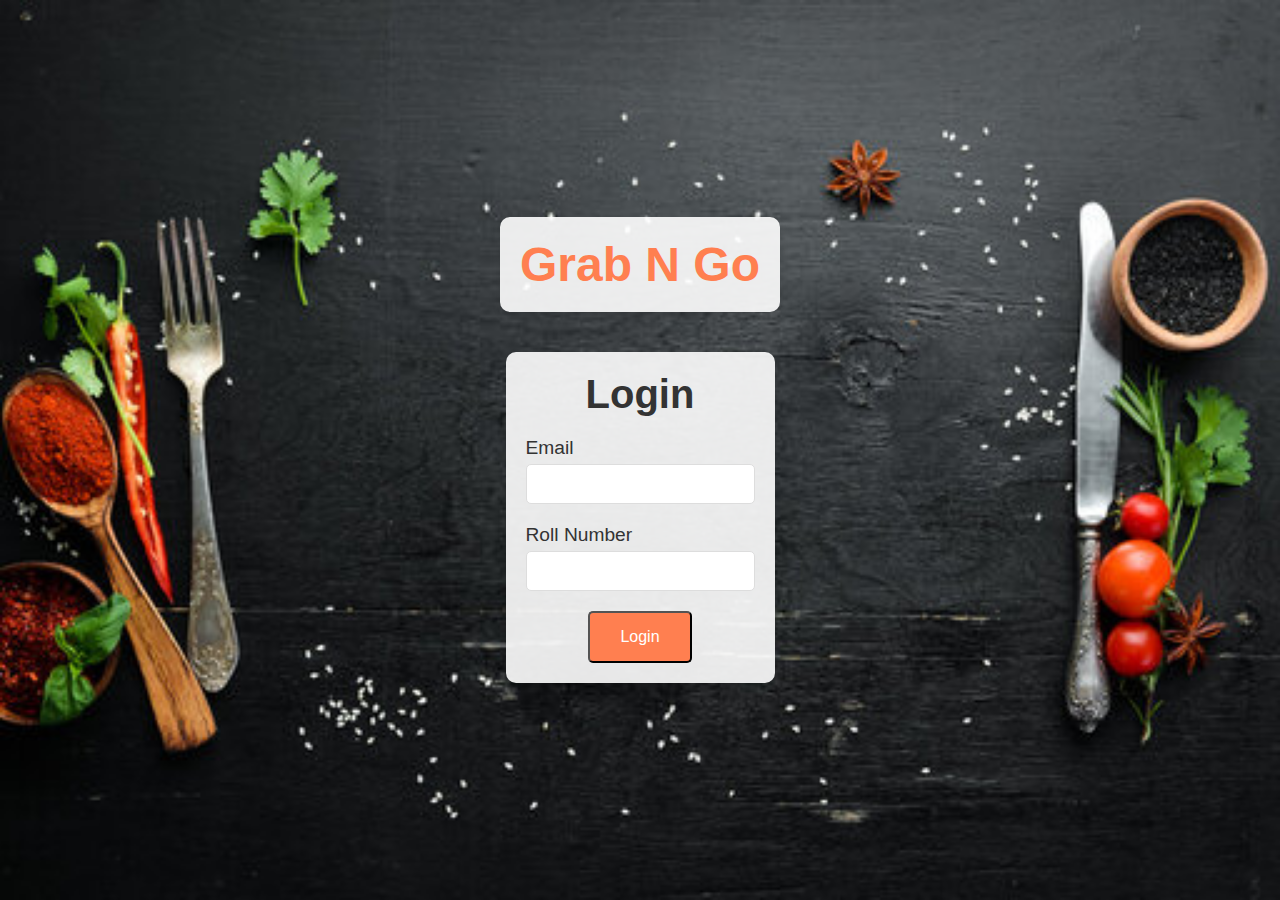
<file: index.html>
<!DOCTYPE html>
<html lang="en">
<head>
    <meta charset="UTF-8">
    <meta http-equiv="X-UA-Compatible" content="IE=edge">
    <meta name="viewport" content="width=device-width, initial-scale=1.0">
    <title>Login - Grab N Go</title>
    <link rel="stylesheet" href="style.css">
</head>
<body class="login-page">
    <div class="logo-container">
        <h1 class="logo-text">Grab N Go</h1>
    </div>
    <div class="login-container">
        <h2>Login</h2>
        <form id="loginForm">
            <div class="form-group">
                <label for="username">Email</label>
                <input type="email" id="username" name="username" required>
            </div>
            <div class="form-group">
                <label for="password">Roll Number</label>
                <input type="password" id="password" name="password" required>
            </div>
            <button type="submit" class="btn">Login</button>
        </form>
    </div>
    <script src="script.js"></script>
</body>
</html>
</file>
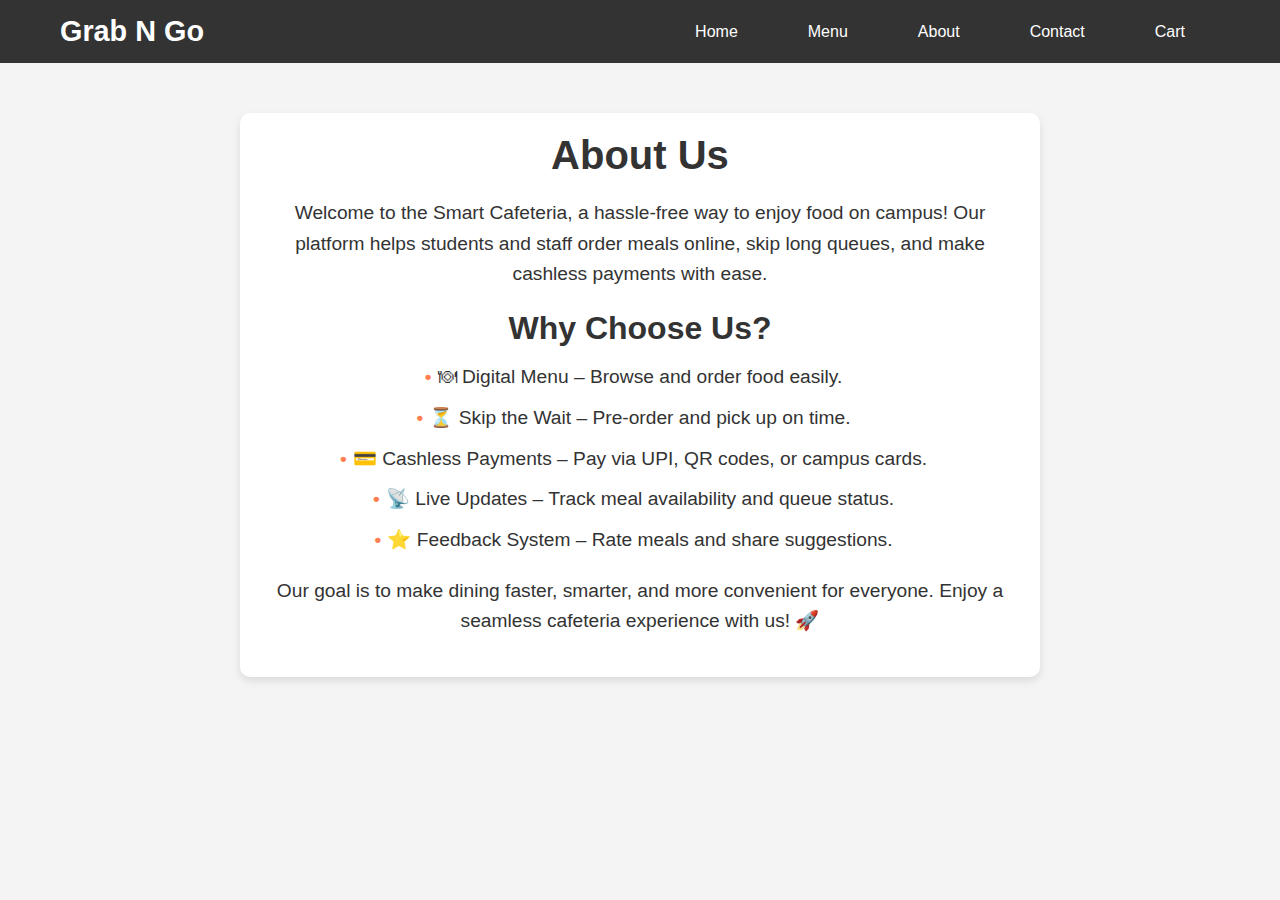
<file: aboutus.html>
<!DOCTYPE html>
<html lang="en">
<head>
    <meta charset="UTF-8">
    <meta http-equiv="X-UA-Compatible" content="IE=edge">
    <meta name="viewport" content="width=device-width, initial-scale=1.0">
    <title>About Us - Grab N Go</title>
    <link rel="stylesheet" href="style.css">
</head>
<body>
    <header>
        <nav>
            <div class="logo">
                <h4>Grab N Go</h4>
            </div>
            <ul class="nav-links">
                <li><a href="grabngo.html">Home</a></li>
                <li><a href="menu.html">Menu</a></li>
                <li><a href="aboutus.html">About</a></li>
                <li><a href="contact.html">Contact</a></li>
                <li><a href="cart.html">Cart</a></li>
            </ul>
        </nav>
    </header>
    <section class="about">
        <h1>About Us</h1>
        <p>Welcome to the Smart Cafeteria, a hassle-free way to enjoy food on campus! Our platform helps students and staff order meals online, skip long queues, and make cashless payments with ease.</p>
        <h2>Why Choose Us?</h2>
        <ul>
            <li>🍽 Digital Menu – Browse and order food easily.</li>
            <li>⏳ Skip the Wait – Pre-order and pick up on time.</li>
            <li>💳 Cashless Payments – Pay via UPI, QR codes, or campus cards.</li>
            <li>📡 Live Updates – Track meal availability and queue status.</li>
            <li>⭐ Feedback System – Rate meals and share suggestions.</li>
        </ul>
        <p>Our goal is to make dining faster, smarter, and more convenient for everyone. Enjoy a seamless cafeteria experience with us! 🚀</p>
    </section>
    <script src="script.js"></script>
</body>
</html>
</file>
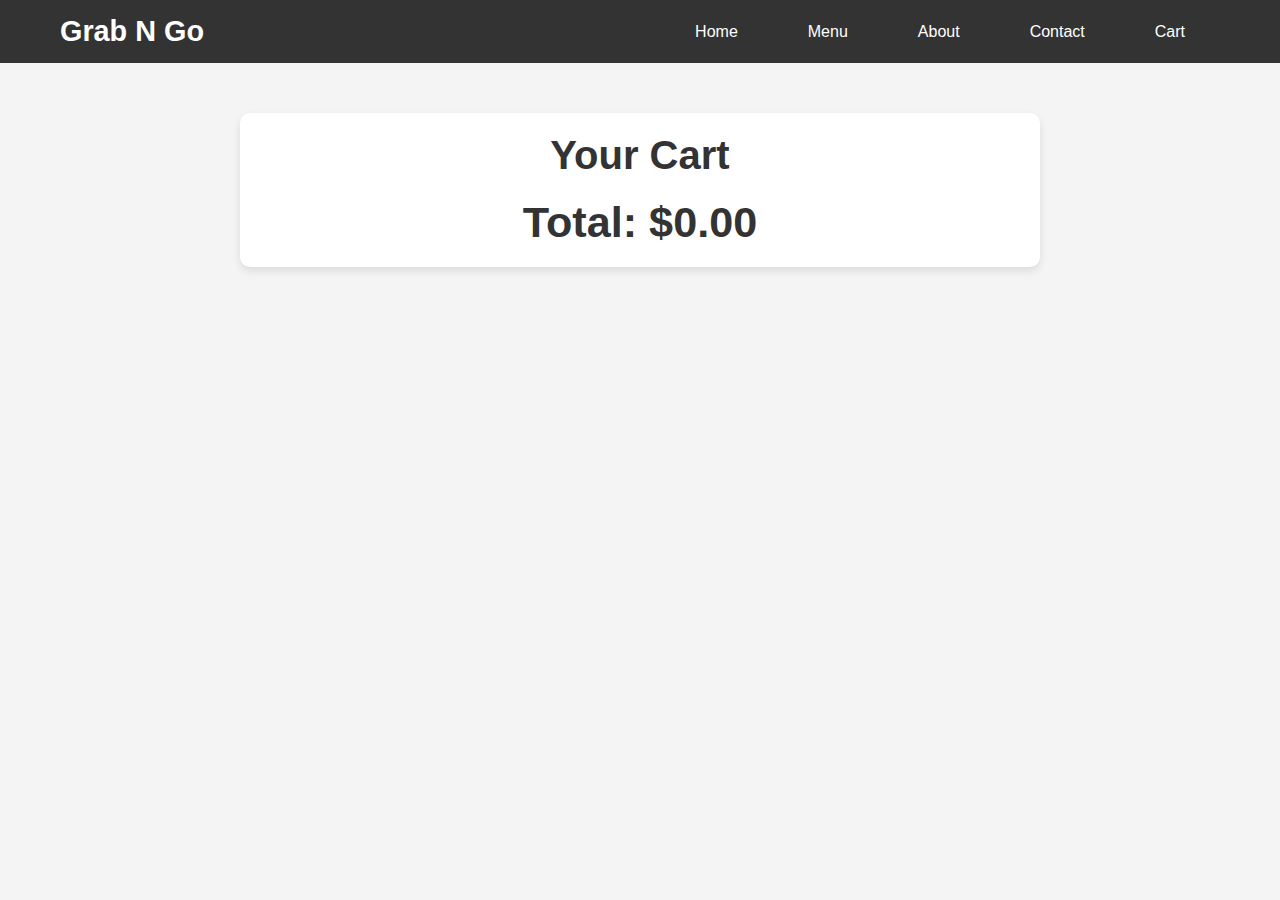
<file: cart.html>
<!DOCTYPE html>
<html lang="en">
<head>
    <meta charset="UTF-8">
    <meta http-equiv="X-UA-Compatible" content="IE=edge">
    <meta name="viewport" content="width=device-width, initial-scale=1.0">
    <title>Cart - Grab N Go</title>
    <link rel="stylesheet" href="style.css">
</head>
<body>
    <header>
        <nav>
            <div class="logo">
                <h4>Grab N Go</h4>
            </div>
            <ul class="nav-links">
                <li><a href="grabngo.html">Home</a></li>
                <li><a href="menu.html">Menu</a></li>
                <li><a href="#">About</a></li>
                <li><a href="#">Contact</a></li>
                <li><a href="cart.html">Cart</a></li>
            </ul>
        </nav>
    </header>
    <section class="cart" id="cartSection">
        <h1>Your Cart</h1>
        <div class="cart-items">
            <!-- Cart items will be added here dynamically -->
        </div>
        <div class="cart-total">
            <h2>Total: $<span id="cartTotal">0.00</span></h2>
        </div>
    </section>
    <script src="script.js"></script>
</body>
</html>
</file>
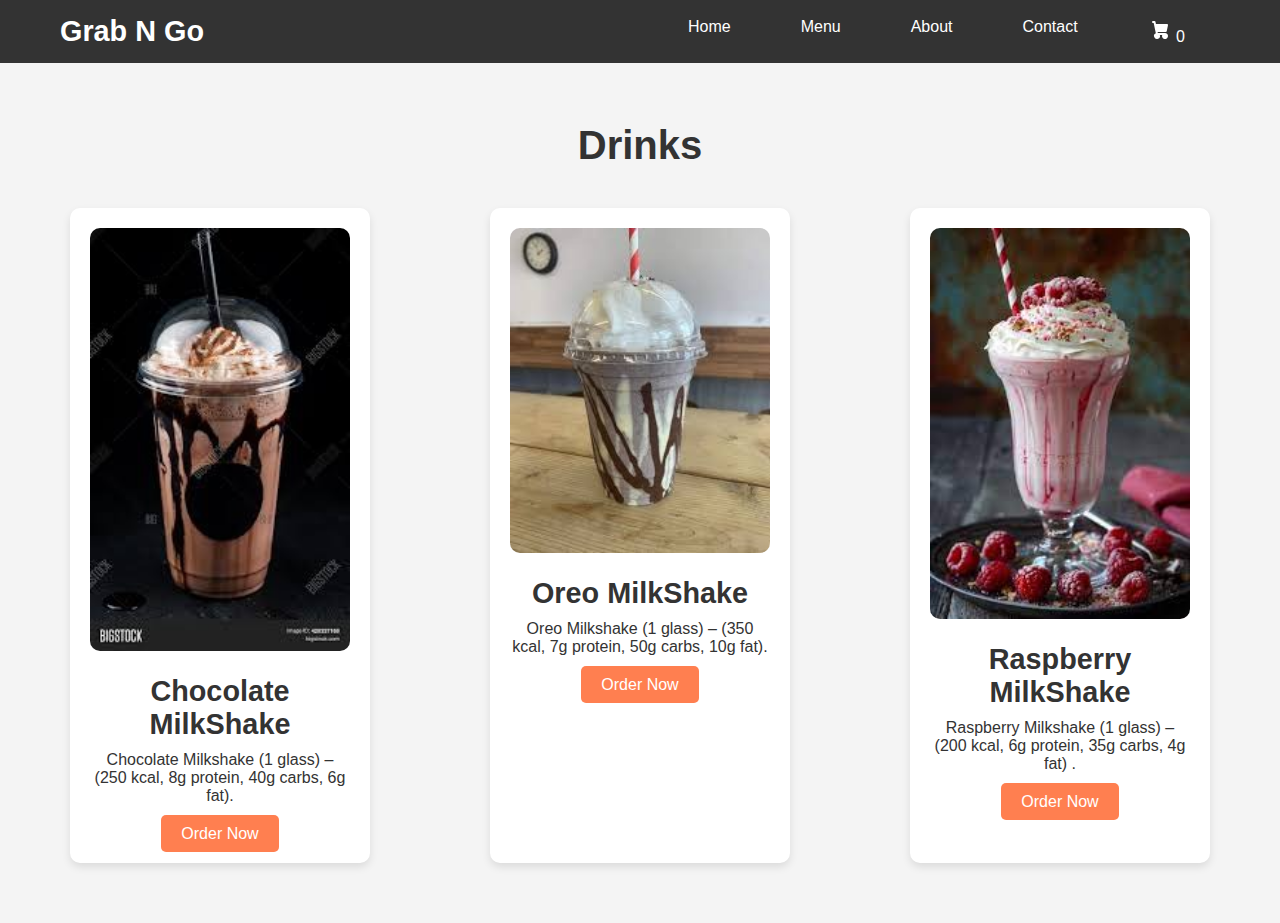
<file: drinks.html>
<!DOCTYPE html>
<html lang="en">
<head>
    <meta charset="UTF-8">
    <meta http-equiv="X-UA-Compatible" content="IE=edge">
    <meta name="viewport" content="width=device-width, initial-scale=1.0">
    <title>Drinks - Grab N Go</title>
    <link rel="stylesheet" href="style.css">
</head>
<body>
    <header>
        <nav>
            <div class="logo">
                <h4>Grab N Go</h4>
            </div>
            <ul class="nav-links">
                <li><a href="grabngo.html">Home</a></li>
                <li><a href="menu.html">Menu</a></li>
                <li><a href="#">About</a></li>
                <li><a href="#">Contact</a></li>
                <li>
                    <a href="cart.html">
                        <svg class="w-6 h-6 text-gray-800 dark:text-white" aria-hidden="true" xmlns="http://www.w3.org/2000/svg" width="24" height="24" fill="currentColor" viewBox="0 0 24 24">
                            <path fill-rule="evenodd" d="M4 4a1 1 0 0 1 1-1h1.5a1 1 0 0 1 .979.796L7.939 6H19a1 1 0 0 1 .979 1.204l-1.25 6a1 1 0 0 1-.979.796H9.605l.208 1H17a3 3 0 1 1-2.83 2h-2.34a3 3 0 1 1-4.009-1.76L5.686 5H5a1 1 0 0 1-1-1Z" clip-rule="evenodd"/>
                        </svg>
                        <span>0</span>
                    </a>
                </li>
            </ul>
        </nav>
    </header>
    <section class="menu" id="menuSection">
        <h1>Drinks</h1>
        <div class="menu-items">
            <div class="menu-item">
                <img src="images/chocolate.jpg" alt="">
                <h2>Chocolate MilkShake</h2>
                <p>Chocolate Milkshake (1 glass) – (250 kcal, 8g protein, 40g carbs, 6g fat).</p>
                <a href="snacks.html" class="btn">Order Now</a>
            </div>
            <div class="menu-item">
                <img src="images/oreo.jpg" alt="">
                <h2>Oreo MilkShake</h2>
                <p>Oreo Milkshake (1 glass) – (350 kcal, 7g protein, 50g carbs, 10g fat).</p>
                <a href="snacks.html" class="btn">Order Now</a>
            </div>
            <div class="menu-item">
                <img src="images/raspberry.jpg" alt="">
                <h2>Raspberry MilkShake</h2>
                <p>Raspberry Milkshake (1 glass) – (200 kcal, 6g protein, 35g carbs, 4g fat) .</p>
                
                <a href="snacks.html" class="btn">Order Now</a>
            </div>
        
        </div>
    </section>
    <script src="script.js"></script>
</body>
</html>
</file>
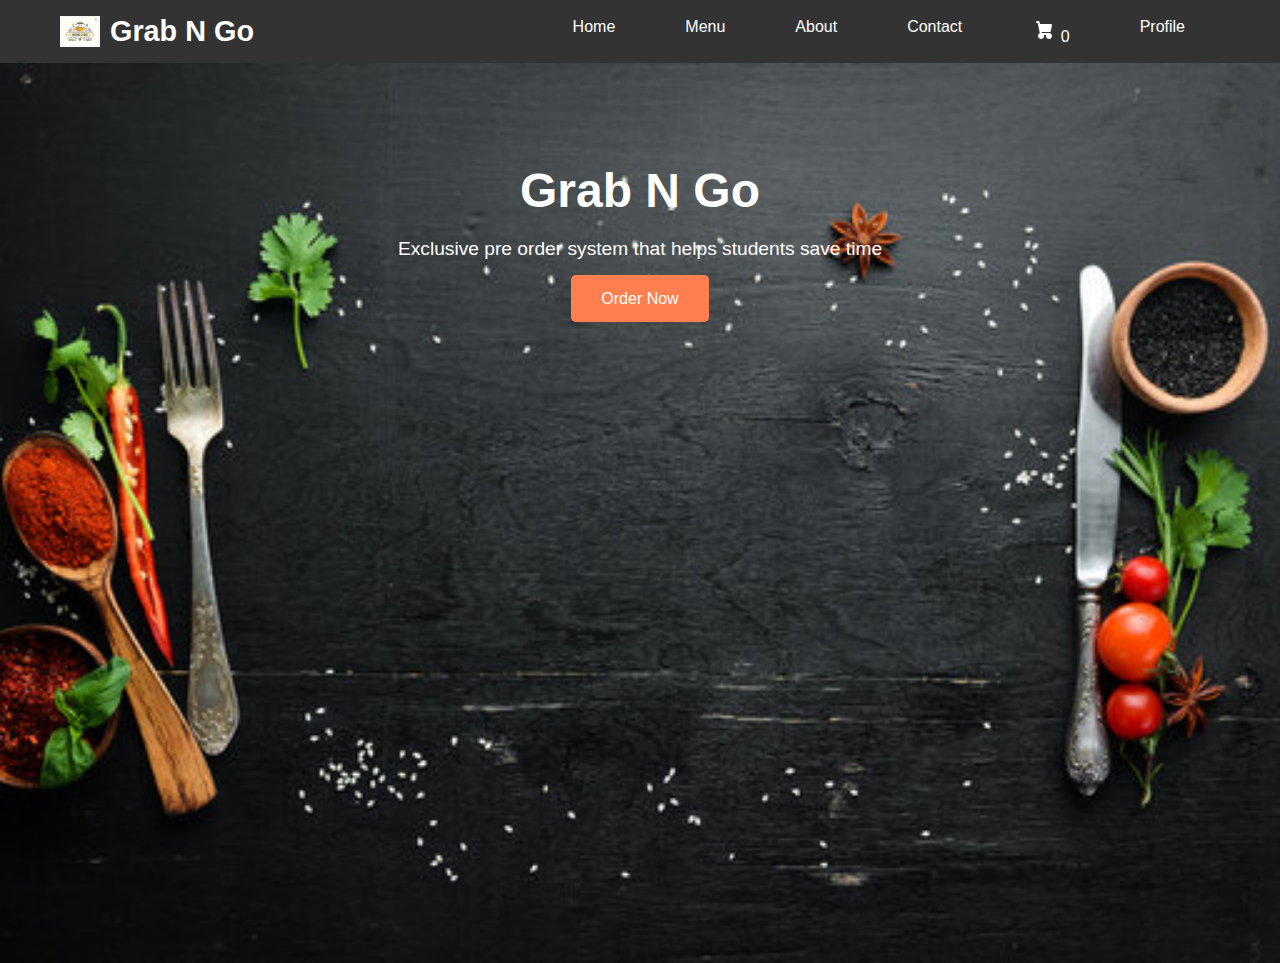
<file: grabngo.html>
<!DOCTYPE html>
<html lang="en">
<head>
    <meta charset="UTF-8">
    <meta http-equiv="X-UA-Compatible" content="IE=edge">
    <meta name="viewport" content="width=device-width, initial-scale=1.0">
    <title>Grab N Go</title>
    <link rel="stylesheet" href="style.css">
</head>
<body>
    <header>
        <nav>
            <div class="logo">
                <img src="images/logo.png" alt="Logo" class="logo-img">
                <h4>Grab N Go</h4>
            </div>
            <ul class="nav-links">
                <li><a href="#">Home</a></li>
                <li><a href="menu.html">Menu</a></li>
                <li><a href="aboutus.html">About</a></li>
                <li><a href="#">Contact</a></li>
                <li>
                    <a href="cart.html">
                        <svg class="w-6 h-6 text-gray-800 dark:text-white" aria-hidden="true" xmlns="http://www.w3.org/2000/svg" width="24" height="24" fill="currentColor" viewBox="0 0 24 24">
                            <path fill-rule="evenodd" d="M4 4a1 1 0 0 1 1-1h1.5a1 1 0 0 1 .979.796L7.939 6H19a1 1 0 0 1 .979 1.204l-1.25 6a1 1 0 0 1-.979.796H9.605l.208 1H17a3 3 0 1 1-2.83 2h-2.34a3 3 0 1 1-4.009-1.76L5.686 5H5a1 1 0 0 1-1-1Z" clip-rule="evenodd"/>
                        </svg>
                        <span>0</span>
                    </a>
                </li>
                  
                <li><a href="#">Profile</a></li>
            </ul>
        </nav>
    </header>
    <section class="home">
        <h1>Grab N Go</h1>
        <p>Exclusive pre order system that helps students save time</p>
        <a href="menu.html" class="btn" id="orderNowBtn">Order Now</a>
    </section>
    <script src="script.js"></script>
</body>
</html>
</file>
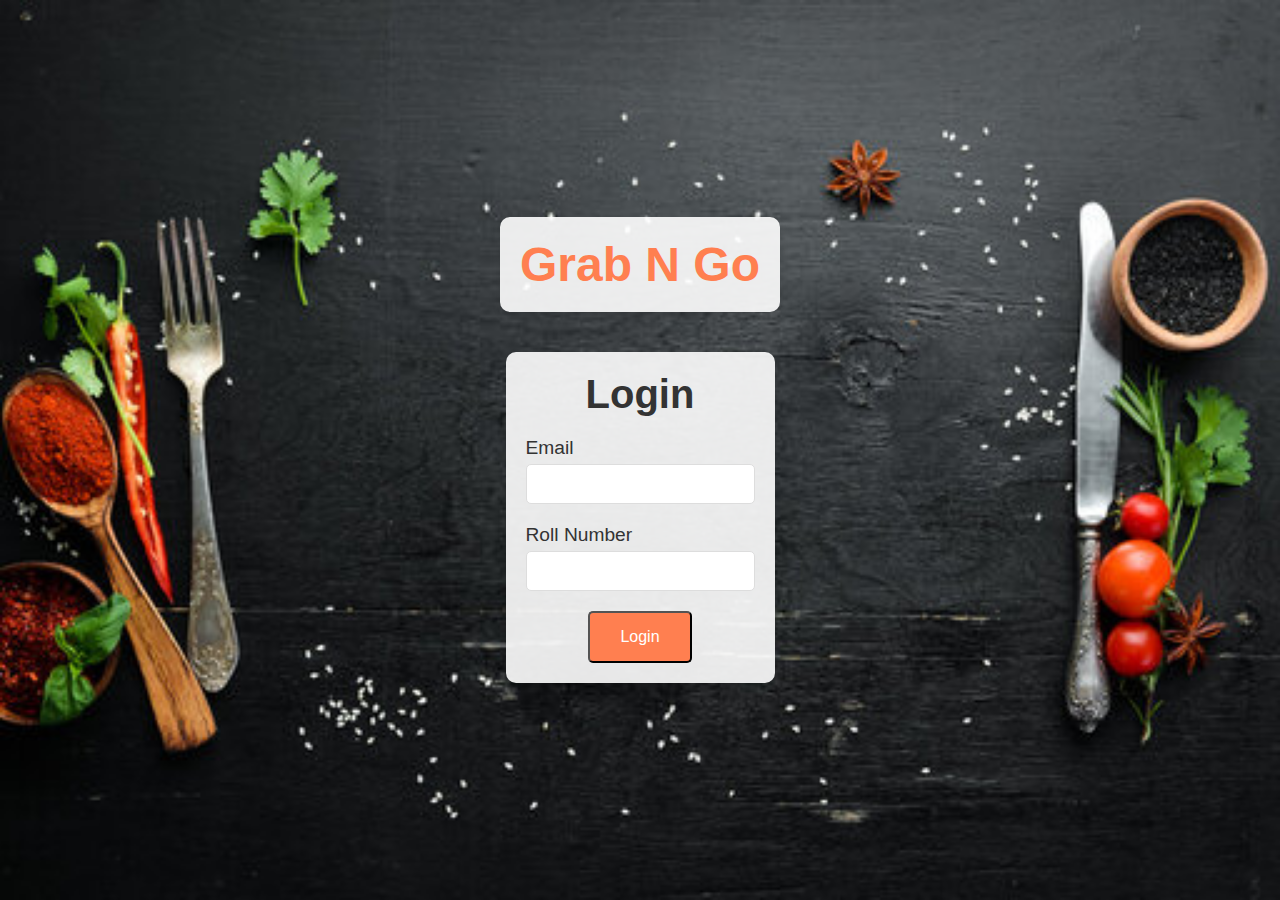
<file: index.html.html>
<!DOCTYPE html>
<html lang="en">
<head>
    <meta charset="UTF-8">
    <meta http-equiv="X-UA-Compatible" content="IE=edge">
    <meta name="viewport" content="width=device-width, initial-scale=1.0">
    <title>Login - Grab N Go</title>
    <link rel="stylesheet" href="style.css">
</head>
<body class="login-page">
    <div class="logo-container">
        <h1 class="logo-text">Grab N Go</h1>
    </div>
    <div class="login-container">
        <h2>Login</h2>
        <form id="loginForm">
            <div class="form-group">
                <label for="username">Email</label>
                <input type="email" id="username" name="username" required>
            </div>
            <div class="form-group">
                <label for="password">Roll Number</label>
                <input type="password" id="password" name="password" required>
            </div>
            <button type="submit" class="btn">Login</button>
        </form>
    </div>
    <script src="script.js"></script>
</body>
</html>
</file>
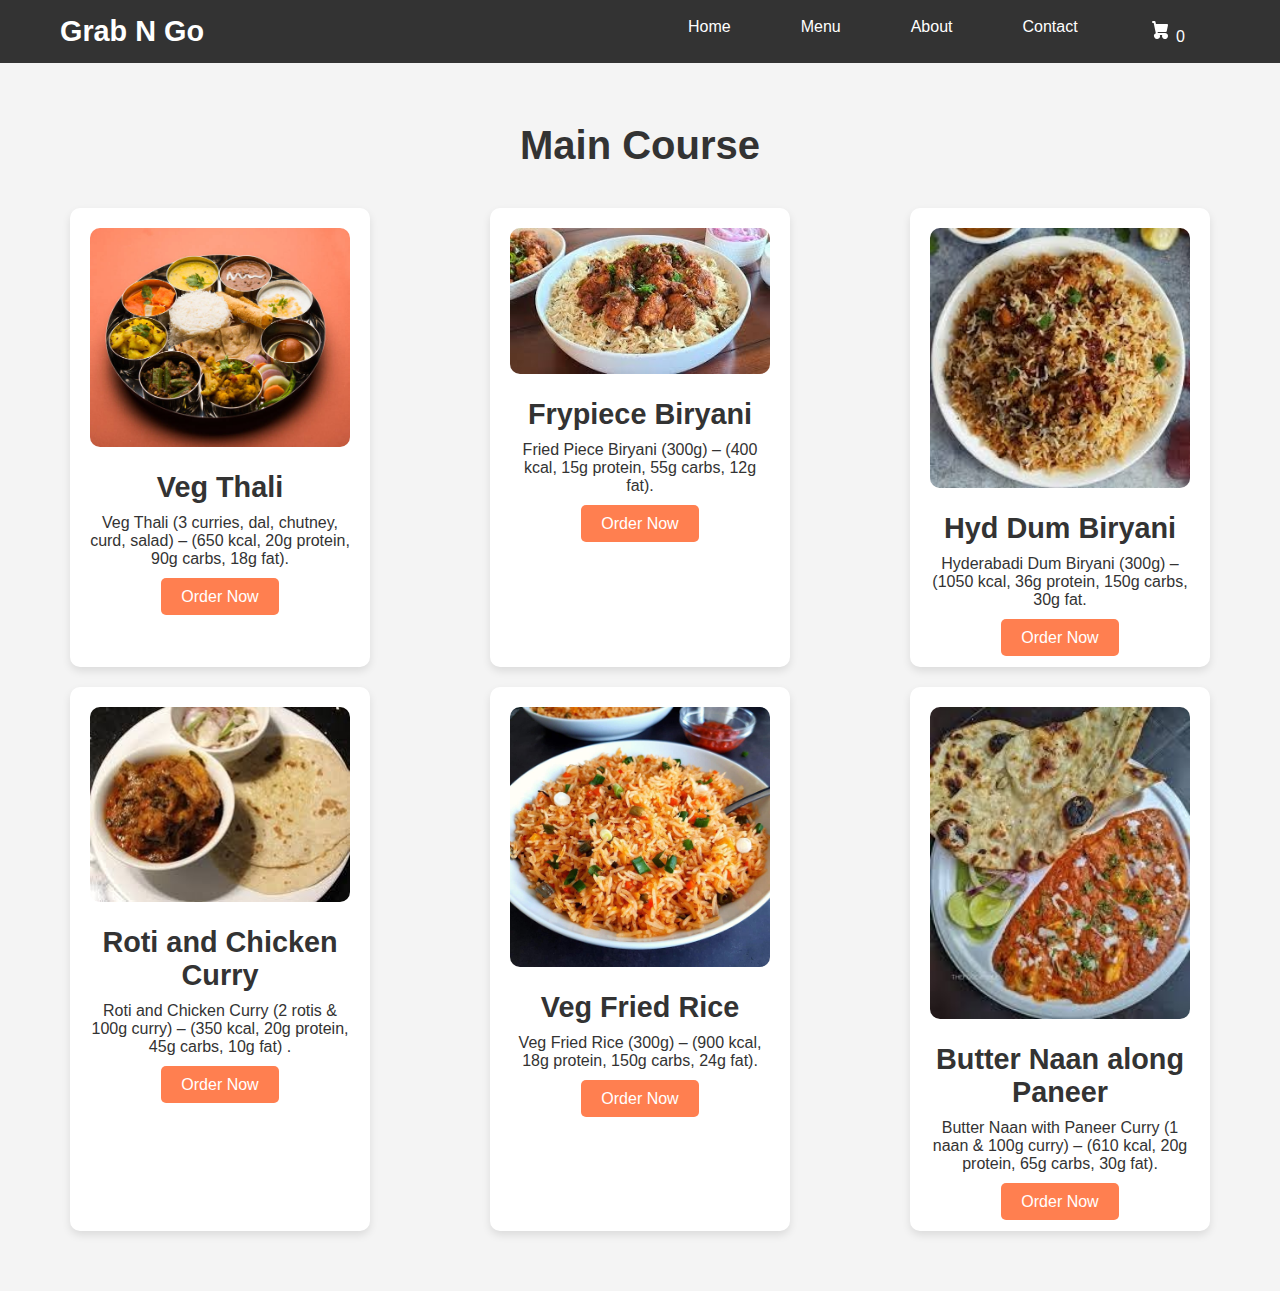
<file: maincourse.html>
<!DOCTYPE html>
<html lang="en">
<head>
    <meta charset="UTF-8">
    <meta http-equiv="X-UA-Compatible" content="IE=edge">
    <meta name="viewport" content="width=device-width, initial-scale=1.0">
    <title>Main Course - Grab N Go</title>
    <link rel="stylesheet" href="style.css">
</head>
<body>
    <header>
        <nav>
            <div class="logo">
                <h4>Grab N Go</h4>
            </div>
            <ul class="nav-links">
                <li><a href="grabngo.html">Home</a></li>
                <li><a href="menu.html">Menu</a></li>
                <li><a href="#">About</a></li>
                <li><a href="#">Contact</a></li>
                <li>
                    <a href="cart.html">
                        <svg class="w-6 h-6 text-gray-800 dark:text-white" aria-hidden="true" xmlns="http://www.w3.org/2000/svg" width="24" height="24" fill="currentColor" viewBox="0 0 24 24">
                            <path fill-rule="evenodd" d="M4 4a1 1 0 0 1 1-1h1.5a1 1 0 0 1 .979.796L7.939 6H19a1 1 0 0 1 .979 1.204l-1.25 6a1 1 0 0 1-.979.796H9.605l.208 1H17a3 3 0 1 1-2.83 2h-2.34a3 3 0 1 1-4.009-1.76L5.686 5H5a1 1 0 0 1-1-1Z" clip-rule="evenodd"/>
                        </svg>
                        <span>0</span>
                    </a>
                </li>
            </ul>
        </nav>
    </header>
    <section class="menu" id="menuSection">
        <h1>Main Course</h1>
        <div class="menu-items">
            <div class="menu-item">
                <img src="images/Vegthali.jpg" alt="">
                <h2>Veg Thali</h2>
                <p>Veg Thali (3 curries, dal, chutney, curd, salad) – (650 kcal, 20g protein, 90g carbs, 18g fat).</p>
                <a href="snacks.html" class="btn">Order Now</a>
            </div>
            <div class="menu-item">
                <img src="images/Frypiecebiryani.jpg" alt="">
                <h2>Frypiece Biryani</h2>
                <p>Fried Piece Biryani (300g) – (400 kcal, 15g protein, 55g carbs, 12g fat).</p>
                <a href="snacks.html" class="btn">Order Now</a>
            </div>
            <div class="menu-item">
                <img src="images/HydDum.jpg" alt="">
                <h2>Hyd Dum Biryani</h2>
                <p>Hyderabadi Dum Biryani (300g) – (1050 kcal, 36g protein, 150g carbs, 30g fat.</p>
                <a href="snacks.html" class="btn">Order Now</a>
            </div>
            <div class="menu-item">
                <img src="images/Roti.jpg" alt="">
                <h2>Roti and Chicken Curry</h2>
                <p>Roti and Chicken Curry (2 rotis & 100g curry) – (350 kcal, 20g protein, 45g carbs, 10g fat) .</p>
                <a href="snacks.html" class="btn">Order Now</a>
            </div>
            <div class="menu-item">
                <img src="images/Vegfriedrice.jpg" alt="">
                <h2>Veg Fried Rice</h2>
                <p>Veg Fried Rice (300g) – (900 kcal, 18g protein, 150g carbs, 24g fat).</p>
                <a href="snacks.html" class="btn">Order Now</a>
            </div>
            <div class="menu-item">
                <img src="images/Butternaan.jpg" alt="">
                <h2>Butter Naan along Paneer</h2>
                <p>Butter Naan with Paneer Curry (1 naan & 100g curry) – (610 kcal, 20g protein, 65g carbs, 30g fat).</p>
                <a href="snacks.html" class="btn">Order Now</a>
            </div>
        </div>
    </section>
    <script src="script.js"></script>
</body>
</html>
</file>
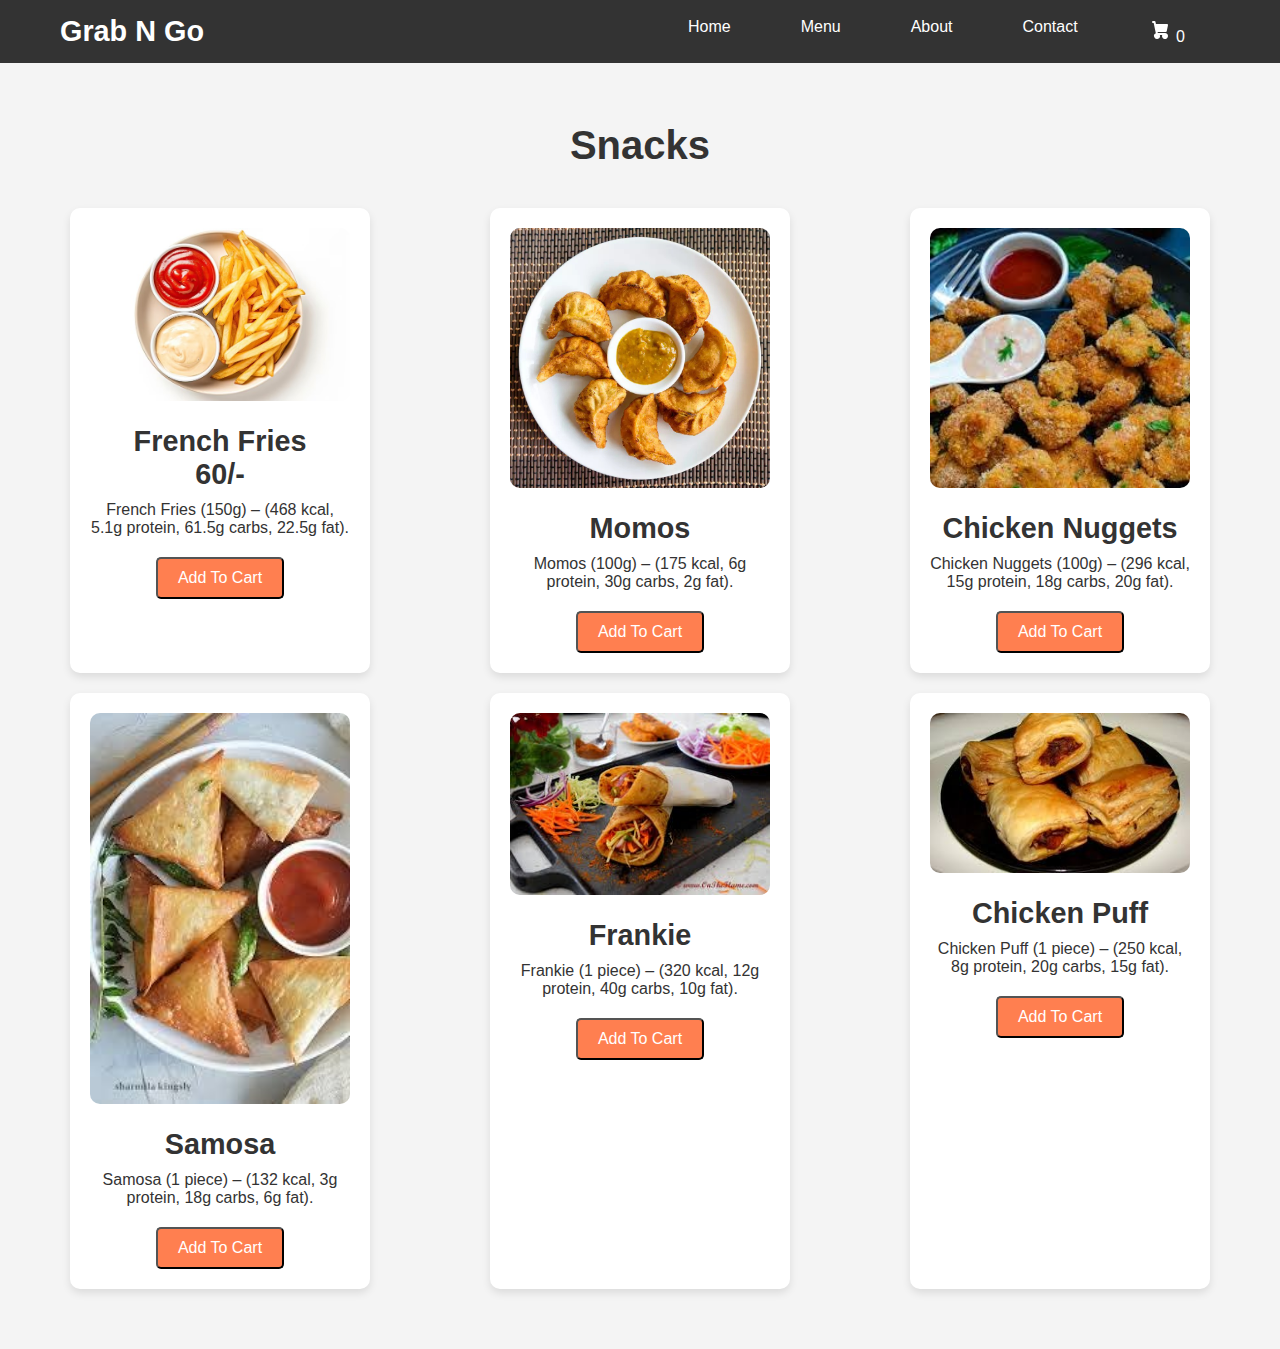
<file: snacks.html>
<!DOCTYPE html>
<html lang="en">
<head>
    <meta charset="UTF-8">
    <meta http-equiv="X-UA-Compatible" content="IE=edge">
    <meta name="viewport" content="width=device-width, initial-scale=1.0">
    <title>Snacks - Grab N Go</title>
    <link rel="stylesheet" href="style.css">
</head>
<body>
    <header>
        <nav>
            <div class="logo">
                <h4>Grab N Go</h4>
            </div>
            <ul class="nav-links">
                <li><a href="grabngo.html">Home</a></li>
                <li><a href="menu.html">Menu</a></li>
                <li><a href="#">About</a></li>
                <li><a href="#">Contact</a></li>
                <li>
                    <a href="cart.html">
                        <svg class="w-6 h-6 text-gray-800 dark:text-white" aria-hidden="true" xmlns="http://www.w3.org/2000/svg" width="24" height="24" fill="currentColor" viewBox="0 0 24 24">
                            <path fill-rule="evenodd" d="M4 4a1 1 0 0 1 1-1h1.5a1 1 0 0 1 .979.796L7.939 6H19a1 1 0 0 1 .979 1.204l-1.25 6a1 1 0 0 1-.979.796H9.605l.208 1H17a3 3 0 1 1-2.83 2h-2.34a3 3 0 1 1-4.009-1.76L5.686 5H5a1 1 0 0 1-1-1Z" clip-rule="evenodd"/>
                        </svg>
                        <span>0</span>
                    </a>
                </li>
            </ul>
        </nav>
    </header>
    <section class="menu" id="menuSection">
        <h1>Snacks</h1>
        <div class="menu-items">
            <div class="menu-item">
                <img src="images/FrenchFries.jpg" alt="">
                <h2>French Fries <br> 60/-</h2>
                <p>French Fries (150g) – (468 kcal, 5.1g protein, 61.5g carbs, 22.5g fat).</p>
                <button onclick="addToCart('French Fries', 60)" class="btn">Add To Cart</button>
            </div>
            <div class="menu-item">
                <img src="images/Momos.jpg" alt="">
                <h2>Momos</h2>
                <p>Momos (100g) – (175 kcal, 6g protein, 30g carbs, 2g fat).</p>
                <button onclick="addToCart('Momos', 60)" class="btn">Add To Cart</button>
            </div>
            <div class="menu-item">
                <img src="images/ChickenNuggets.jpg" alt="">
                <h2>Chicken Nuggets</h2>
                <p>Chicken Nuggets (100g) – (296 kcal, 15g protein, 18g carbs, 20g fat).</p>
                <button onclick="addToCart('Chicken Nuggets', 60)" class="btn">Add To Cart</button>
            </div>
            <div class="menu-item">
                <img src="images/Samosa.jpg" alt="">
                <h2>Samosa</h2>
                <p>Samosa (1 piece) – (132 kcal, 3g protein, 18g carbs, 6g fat).</p>
                <button onclick="addToCart('Samosa', 60)" class="btn">Add To Cart</button>
            </div>
            <div class="menu-item">
                <img src="images/Frankie.jpg" alt="">
                <h2>Frankie</h2>
                <p>Frankie (1 piece) – (320 kcal, 12g protein, 40g carbs, 10g fat).</p>
                <button onclick="addToCart('Frankie', 60)" class="btn">Add To Cart</button>
            </div>
            <div class="menu-item">
                <img src="images/Chickenpuff.jpg" alt="">
                <h2>Chicken Puff</h2>
                <p>Chicken Puff (1 piece) – (250 kcal, 8g protein, 20g carbs, 15g fat).</p>
                <button onclick="addToCart('Chicken Puff', 60)" class="btn">Add To Cart</button>
            </div>
        </div>
    </section>
    <script src="script.js"></script>
</body>
</html>
</file>
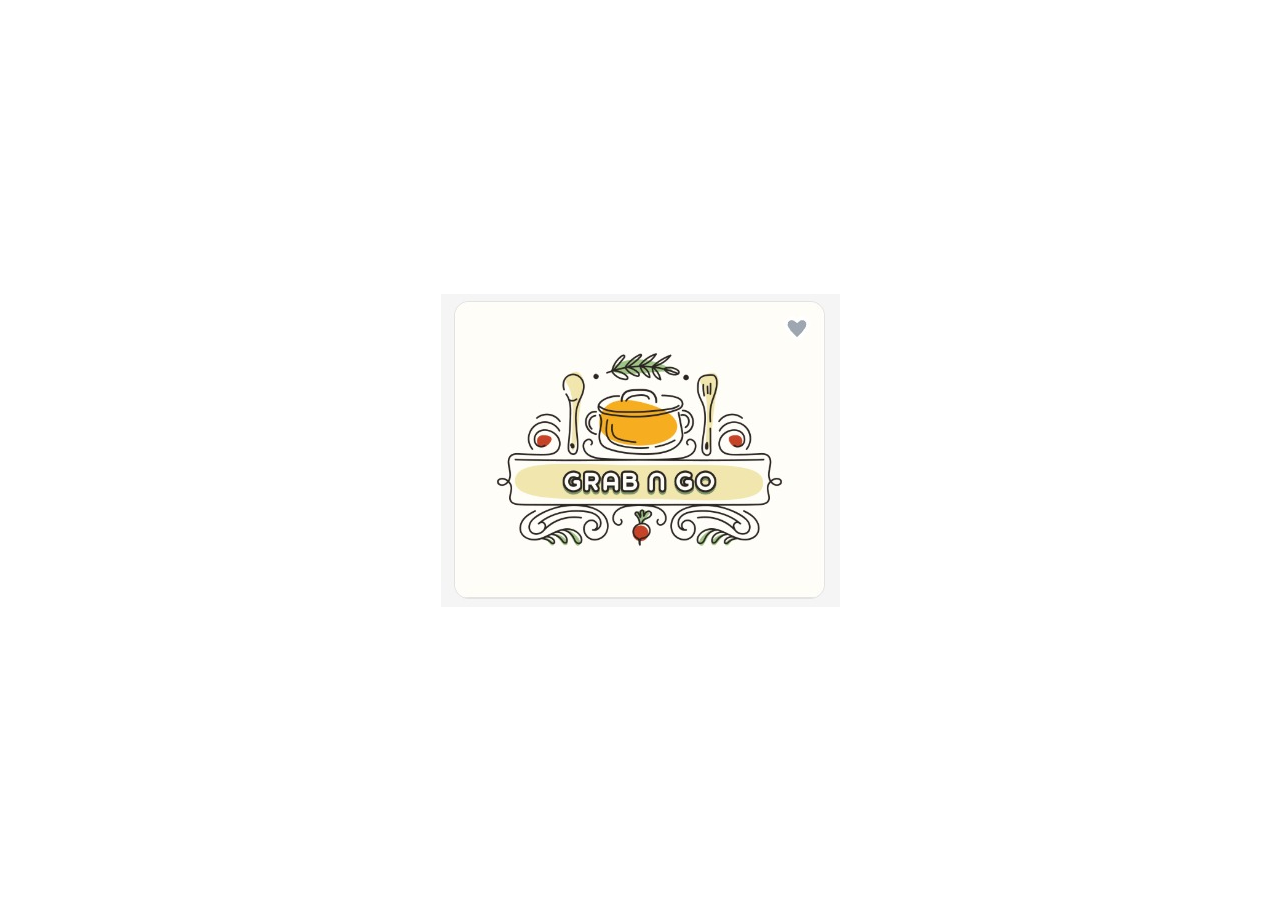
<file: splash.html>
<!DOCTYPE html>
<html lang="en">
<head>
    <meta charset="UTF-8">
    <meta http-equiv="X-UA-Compatible" content="IE=edge">
    <meta name="viewport" content="width=device-width, initial-scale=1.0">
    <title>Splash Screen - Grab N Go</title>
    <link rel="stylesheet" href="style.css">
</head>
<body>
    <div class="splash-container">
        <img src="images/logo.png" alt="Grab N Go" class="splash-logo">
    </div>
    <script>
        // Redirect to login page after 3 seconds
        setTimeout(function() {
            window.location.href = 'login.html';
        }, 3000);
    </script>
</body>
</html>
</file>
<file: style.css>
/* Reset some default styling */
* {
    margin: 0;
    padding: 0;
    box-sizing: border-box;
}

/* Global Styles */
body {
    font-family: 'Arial', sans-serif;
    background-color: #f4f4f4;
    color: #333;
}

/* Header Styles */
header {
    background-color: #333;
    padding: 15px 0;
}

nav {
    display: flex;
    justify-content: space-between;
    align-items: center;
    max-width: 1200px;
    margin: 0 auto;
    padding: 0 20px;
}
nav .logo {
    display: flex;
    align-items: center;
}

nav .logo img {
    width: 40px; /* Adjust the size as needed */
    height: auto;
    margin-right: 10px; /* Space between the image and the text */
}

nav .logo h4 {
    color: #fff;
    font-size: 1.8rem;
}

nav .nav-links {
    list-style: none;
    display: flex;
}

nav .nav-links li {
    margin: 0 15px;
}

nav .nav-links a {
    color: #fff;
    text-decoration: none;
    font-size: 1rem;
    padding: 10px 20px;
    transition: background-color 0.3s ease;
}

nav .nav-links a:hover {
    background-color: #ff7f50;
    border-radius: 5px;
}

/* Home Section Styles */
.home {
    background: url('images/hero-bg.jpg') no-repeat center center/cover;
    background-size: cover; /* Ensure the image covers the full section */
    text-align: center;
    color: #fff;
    padding: 100px 20px;
    min-height: 100vh; /* Ensure the section covers the full viewport height */
}

.home h1 {
    font-size: 3rem;
    margin-bottom: 20px;
}

.home p {
    font-size: 1.2rem;
    margin-bottom: 30px;
}

.home .btn {
    background-color: #ff7f50;
    color: #fff;
    padding: 15px 30px;
    text-decoration: none;
    border-radius: 5px;
    font-size: 1rem;
    transition: background-color 0.3s ease;
}

.home .btn:hover {
    background-color: #ff5722;
}

/* Menu Section Styles */
.menu {
    text-align: center;
    padding: 60px 20px;
}

.menu h1 {
    font-size: 2.5rem;
    margin-bottom: 40px;
}

.menu-items {
    display: flex;
    justify-content: space-around;
    flex-wrap: wrap;
    gap: 20px;
}

.menu-item {
    background-color: #fff;
    padding: 20px;
    border-radius: 10px;
    box-shadow: 0 4px 8px rgba(0, 0, 0, 0.1);
    width: 300px;
    text-align: center;
    transition: transform 0.3s ease, box-shadow 0.3s ease;
}

.menu-item:hover {
    transform: translateY(-10px);
    box-shadow: 0 6px 12px rgba(0, 0, 0, 0.15);
}

.menu-item img {
    width: 100%;
    height: auto;
    border-radius: 10px;
    margin-bottom: 20px;
}

.menu-item h2 {
    font-size: 1.8rem;
    margin-bottom: 10px;
}

.menu-item p {
    font-size: 1rem;
    margin-bottom: 20px;
}

.menu-item .btn {
    background-color: #ff7f50;
    color: #fff;
    padding: 10px 20px;
    text-decoration: none;
    border-radius: 5px;
    font-size: 1rem;
    transition: background-color 0.3s ease;
}

.menu-item .btn:hover {
    background-color: #ff5722;
}

/* About Section Styles */
.about {
    max-width: 800px;
    margin: 50px auto;
    padding: 20px;
    background-color: #fff;
    border-radius: 10px;
    box-shadow: 0 4px 8px rgba(0, 0, 0, 0.1);
    text-align: center;
}

.about h1 {
    font-size: 2.5rem;
    margin-bottom: 20px;
}

.about p {
    font-size: 1.2rem;
    margin-bottom: 20px;
    line-height: 1.6;
}

.about h2 {
    font-size: 2rem;
    margin-bottom: 15px;
}

.about ul {
    list-style: none;
    padding: 0;
    margin-bottom: 20px;
}

.about ul li {
    font-size: 1.2rem;
    margin-bottom: 10px;
    line-height: 1.6;
}

.about ul li::before {
    content: "•";
    color: #ff7f50;
    font-weight: bold;
    display: inline-block;
    width: 1em;
    margin-left: -1em;
}

/* Cart Section Styles */
.cart {
    max-width: 800px;
    margin: 50px auto;
    padding: 20px;
    background-color: #fff;
    border-radius: 10px;
    box-shadow: 0 4px 8px rgba(0, 0, 0, 0.1);
    text-align: center;
}

.cart h1 {
    font-size: 2.5rem;
    margin-bottom: 20px;
}

.cart-items {
    margin-bottom: 20px;
}

.cart-item {
    display: flex;
    justify-content: space-between;
    align-items: center;
    padding: 10px;
    border-bottom: 1px solid #ddd;
}

.cart-item h3 {
    font-size: 1.5rem;
    margin: 0;
}

.cart-item p {
    font-size: 1.2rem;
    margin: 0;
}

.cart-total {
    font-size: 1.8rem;
    font-weight: bold;
}

/* Logo Container Styles */
.logo-container {
    max-width: 400px;
    margin: 20px auto;
    padding: 20px;
    background-color: rgba(255, 255, 255, 0.9); /* Slightly transparent background */
    border-radius: 10px;
    box-shadow: 0 4px 8px rgba(0, 0, 0, 0.1);
    text-align: center;
}

.logo-text {
    font-size: 3rem;
    font-weight: bold;
    color: #ff7f50; /* You can change the color as needed */
}

/* Login Page Styles */
.login-container {
    max-width: 400px;
    margin: 20px auto;
    padding: 20px;
    background-color: rgba(255, 255, 255, 0.9); /* Slightly transparent background */
    border-radius: 10px;
    box-shadow: 0 4px 8px rgba(0, 0, 0, 0.1);
    text-align: center;
}

.login-container h2 {
    font-size: 2.5rem;
    margin-bottom: 20px;
}

.form-group {
    margin-bottom: 20px;
    text-align: left;
}

.form-group label {
    display: block;
    font-size: 1.2rem;
    margin-bottom: 5px;
}

.form-group input {
    width: 100%;
    padding: 10px;
    font-size: 1rem;
    border: 1px solid #ddd;
    border-radius: 5px;
}

.btn {
    background-color: #ff7f50;
    color: #fff;
    padding: 15px 30px;
    text-decoration: none;
    border-radius: 5px;
    font-size: 1rem;
    transition: background-color 0.3s ease;
    cursor: pointer;
}

.btn:hover {
    background-color: #ff5722;
}

/* Background image for login page */
body.login-page {
    background: url('images/login-bg.jpg') no-repeat center center/cover;
    background-size: cover; /* Ensure the image covers the full section */
    height: 100vh;
    display: flex;
    flex-direction: column;
    justify-content: center;
    align-items: center;
}

/* Splash Screen Styles */
.splash-container {
    display: flex;
    justify-content: center;
    align-items: center;
    height: 100vh;
    background-color: #fff;
}

.splash-logo {
    max-width: 100%;
    height: auto;
}
/* Responsive Styles */
@media (max-width: 600px) {
    .logo-container, .login-container {
        max-width: 90%;
        margin: 20px auto;
        padding: 15px;
    }

    .logo-text {
        font-size: 2.5rem;
    }

    .login-container h2 {
        font-size: 2rem;
    }

    .form-group label {
        font-size: 1rem;
    }

    .form-group input {
        padding: 8px;
        font-size: 0.9rem;
    }

    .btn {
        padding: 10px 20px;
        font-size: 0.9rem;
    }
}
</file>
